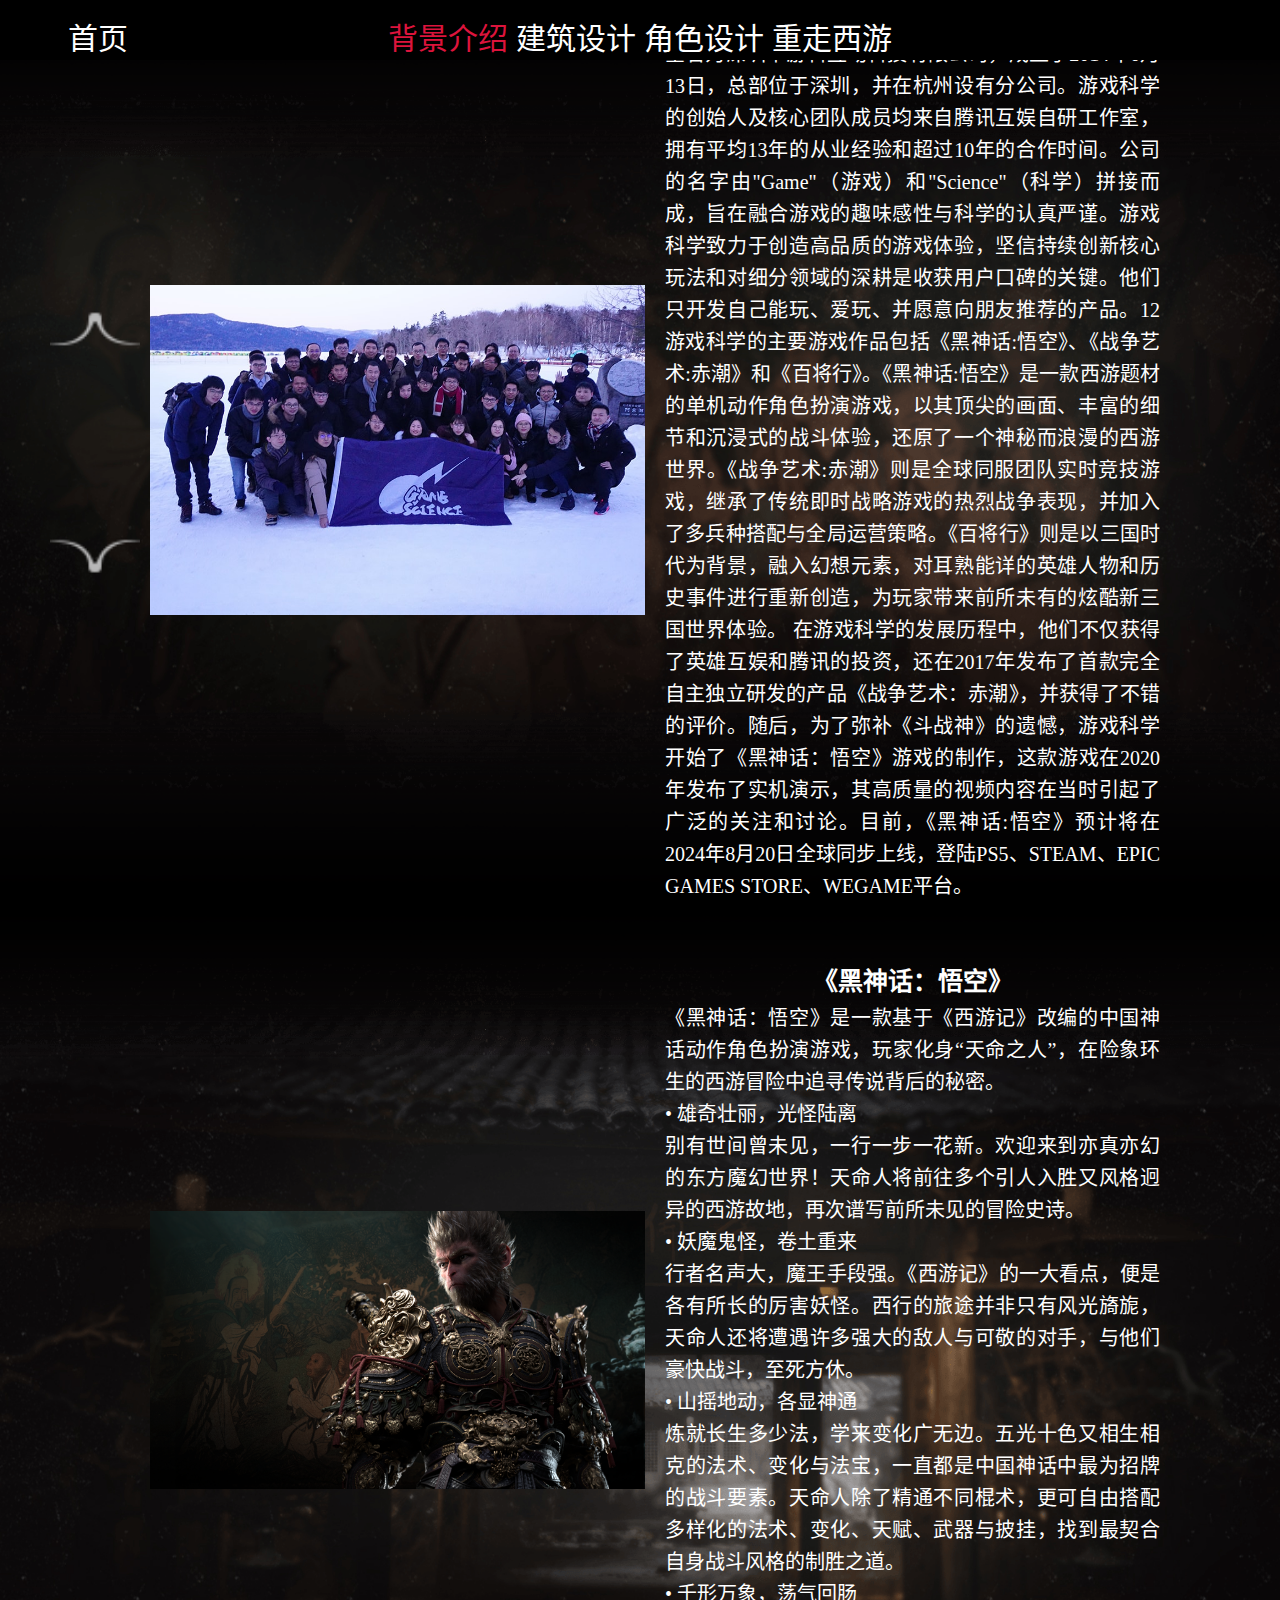
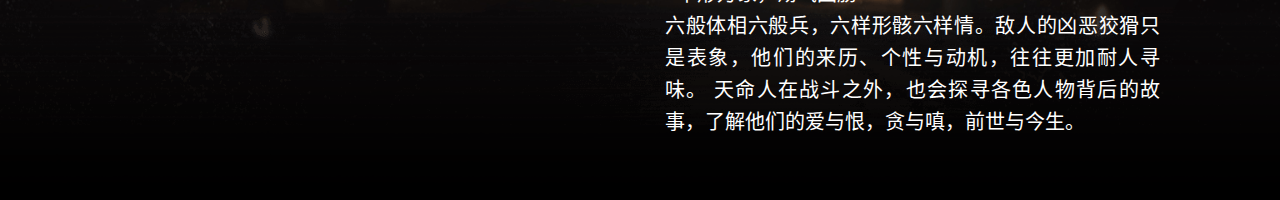
<file: background.html>
<!DOCTYPE html>
<html lang="zh-CN">
<head>
<meta charset="UTF-8">
<meta name="viewport" content="width=device-width, initial-scale=1.0">
<title>背景介绍</title>
<link rel=icon href="./img/favicon.ico">
		<link rel="stylesheet" href="./css/backgroundStyles.css">

</head>
<body>
  <header>
		<a class="daohang" href="index2.html" target="_self" style="left:5%">首页</a>
		<a class="daohang" href="background.html" target="_self" style="left: 30%; color: crimson;">背景介绍</a>
	        <a class="daohang" href="meishu.html" target="_self" style="left: 40%;">建筑设计</a>
            	<a class="daohang" href="juese.html" target="_self" style="left: 50%;">角色设计</a>
	        <a class="daohang" href="czxy.html" target="_self" style="left: 60%;">重走西游</a>
	</header>
<div class="content">
    <!-- 按钮栏 -->
    <div class="sidebar">
        <button onclick="scrollToSection('.section1')"></button>
        <button onclick="scrollToSection('.section2')"></button>
    </div>
    <!-- 第一部分 -->
    <div class="section1">
      <div class="contentSection1">
        <div class="image">
            <img src="./img/page4_bg3_3.jpg" alt="Image Description" width="900" height="600">
        </div>
        <div class="text">
            <p><span style="display: block; text-align: center;font-weight: bold;font-size: 25px">游戏科学</span></p>
              <p style="font-size: 20px">全名为深圳市游科互动科技有限公司，成立于2014年6月13日，总部位于深圳，并在杭州设有分公司。游戏科学的创始人及核心团队成员均来自腾讯互娱自研工作室，拥有平均13年的从业经验和超过10年的合作时间。公司的名字由"Game"（游戏）和"Science"（科学）拼接而成，旨在融合游戏的趣味感性与科学的认真严谨。游戏科学致力于创造高品质的游戏体验，坚信持续创新核心玩法和对细分领域的深耕是收获用户口碑的关键。他们只开发自己能玩、爱玩、并愿意向朋友推荐的产品。12

                游戏科学的主要游戏作品包括《黑神话:悟空》、《战争艺术:赤潮》和《百将行》。《黑神话:悟空》是一款西游题材的单机动作角色扮演游戏，以其顶尖的画面、丰富的细节和沉浸式的战斗体验，还原了一个神秘而浪漫的西游世界。《战争艺术:赤潮》则是全球同服团队实时竞技游戏，继承了传统即时战略游戏的热烈战争表现，并加入了多兵种搭配与全局运营策略。《百将行》则是以三国时代为背景，融入幻想元素，对耳熟能详的英雄人物和历史事件进行重新创造，为玩家带来前所未有的炫酷新三国世界体验。
                
                在游戏科学的发展历程中，他们不仅获得了英雄互娱和腾讯的投资，还在2017年发布了首款完全自主独立研发的产品《战争艺术：赤潮》，并获得了不错的评价。随后，为了弥补《斗战神》的遗憾，游戏科学开始了《黑神话：悟空》游戏的制作，这款游戏在2020年发布了实机演示，其高质量的视频内容在当时引起了广泛的关注和讨论。目前，《黑神话:悟空》预计将在2024年8月20日全球同步上线，登陆PS5、STEAM、EPIC GAMES STORE、WEGAME平台。</p>
        </div>
    </div>
    </div>
    <!-- 第二部分 -->
    <div class="section2">
      <div class="contentSection1">
        <div class="image">
            <img src="./img/10002.png" alt="Image Description" width="900" height="600">
        </div>
        <div class="text">
            <p><span style="display: block; text-align: center;font-weight: bold;font-size: 25px">《黑神话：悟空》</span></p>
              <p style="font-size: 20px">《黑神话：悟空》是一款基于《西游记》改编的中国神话动作角色扮演游戏，玩家化身“天命之人”，在险象环生的西游冒险中追寻传说背后的秘密。<br>
                • 雄奇壮丽，光怪陆离<br>
                别有世间曾未见，一行一步一花新。欢迎来到亦真亦幻的东方魔幻世界！天命人将前往多个引人入胜又风格迥异的西游故地，再次谱写前所未见的冒险史诗。<br>
                • 妖魔鬼怪，卷土重来<br>
                行者名声大，魔王手段强。《西游记》的一大看点，便是各有所长的厉害妖怪。西行的旅途并非只有风光旖旎，天命人还将遭遇许多强大的敌人与可敬的对手，与他们豪快战斗，至死方休。<br>
                • 山摇地动，各显神通<br>
                炼就长生多少法，学来变化广无边。五光十色又相生相克的法术、变化与法宝，一直都是中国神话中最为招牌的战斗要素。天命人除了精通不同棍术，更可自由搭配多样化的法术、变化、天赋、武器与披挂，找到最契合自身战斗风格的制胜之道。<br>
                • 千形万象，荡气回肠<br>
                六般体相六般兵，六样形骸六样情。敌人的凶恶狡猾只是表象，他们的来历、个性与动机，往往更加耐人寻味。
                天命人在战斗之外，也会探寻各色人物背后的故事，了解他们的爱与恨，贪与嗔，前世与今生。</p>
        </div>
    </div>
    </div>
</div>

<script src="./js/backgroundScripts.js"></script>

</body>
</html>
</file>
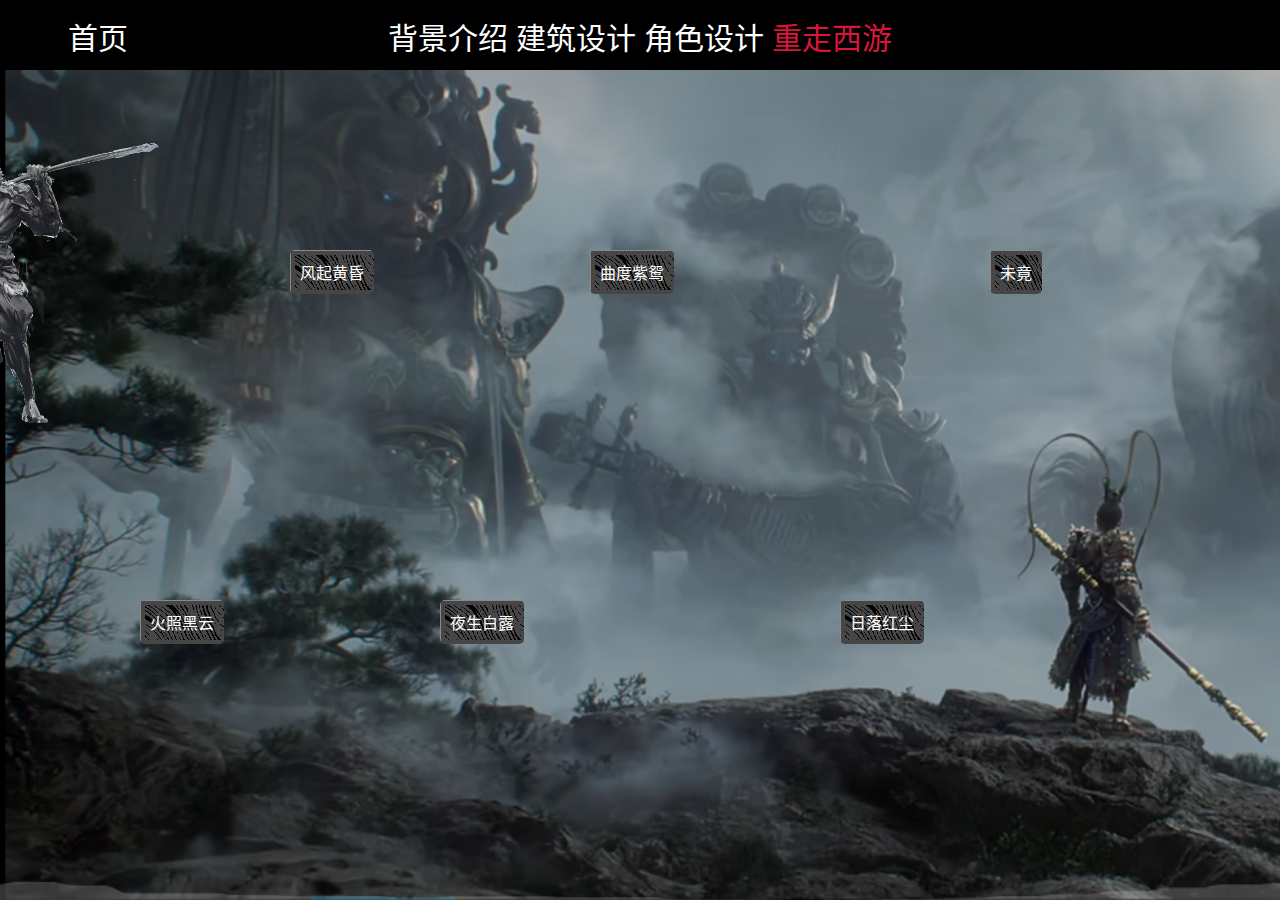
<file: czxy.html>
<!DOCTYPE html>
<html lang="zh-CN">
<head>
    <meta charset="UTF-8">
    <meta name="viewport" content="width=device-width, initial-scale=1.0">
    <title>黑神话：悟空 剧情介绍</title>
	<link rel=icon href="./img/favicon.ico">
    <link rel="stylesheet" href="czxy.css">
</head>
<body>
	<header>
		<a class="daohang" href="index2.html" target="_self" style="left:5%">首页</a>
		<a class="daohang" href="background.html" target="_self" style="left: 30%;">背景介绍</a>
	        <a class="daohang" href="meishu.html" target="_self" style="left: 40%;">建筑设计</a>
            	<a class="daohang" href="juese.html" target="_self" style="left: 50%;">角色设计</a>
	        <a class="daohang" href="czxy.html" target="_self" style="left: 60%; color: crimson;">重走西游</a>
	</header>
    <div id="container">
        <div id="character"></div>
        <div class="button" style="left: 0px; top: 350px;" onclick="showText(this, 0)">火照黑云</div>
        <div class="button" style="left: 150px; top: 0px;" onclick="showText(this, 1)">风起黄昏</div>
        <div class="button" style="left: 300px; top: 350px;" onclick="showText(this, 2)">夜生白露</div>
        <div class="button" style="left: 450px; top: 0px;" onclick="showText(this, 3)">曲度紫鸳</div>
		<div class="button" style="left: 700px; top: 350px;" onclick="showText(this, 4)">日落红尘</div>
		<div class="button" style="left: 850px; top: 0px;" onclick="showText(this, 5)">未竟</div>
		
        <div id="popup" class="hidden">
            <p id="popup-text""></p>
            <button onclick="hideText()">关闭</button>
        </div>
    </div>
    <script src="czxy.js"></script>
</body>
</html>
</file>
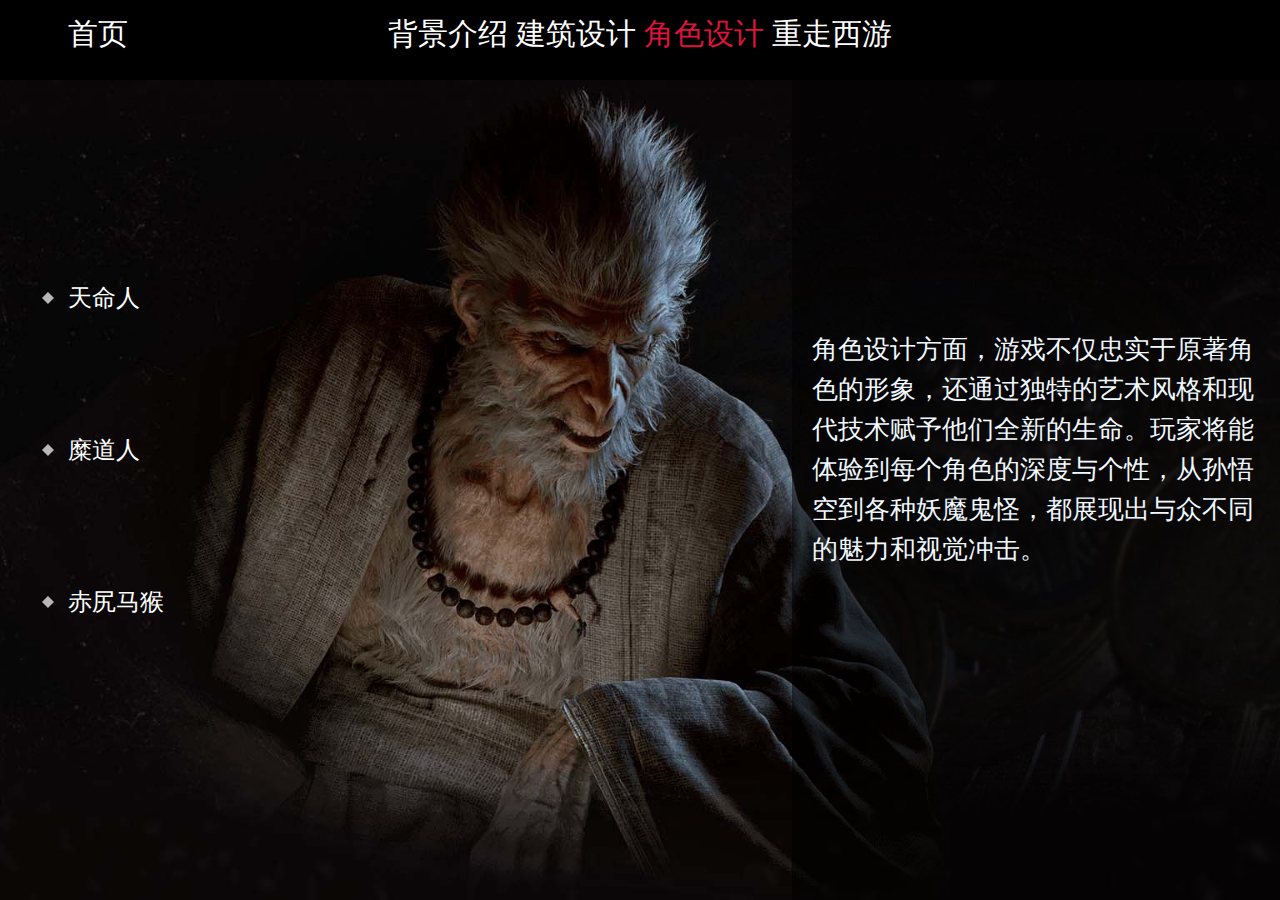
<file: juese.html>
<!DOCTYPE html>
<html>
<head>
	<meta charset="UTF-8">
	<meta http-equiv="X-UA-Compatible" content="IE=edge">
	<meta name="viewport" content="width=device-width, initial-scale=1.0">
	<title>黑神话：悟空</title>
	<link rel=icon href="./img/favicon.ico">
	<link rel="stylesheet" href="styles_juese.css">
</head>
<body>
	<header>
		<a class="daohang" href="index2.html" target="_self" style="left:5%">首页</a>
		<a class="daohang" href="background.html" target="_self" style="left: 30%;">背景介绍</a>
	        <a class="daohang" href="meishu.html" target="_self" style="left: 40%;">建筑设计</a>
            	<a class="daohang" href="juese.html" target="_self" style="left: 50%;color: crimson;">角色设计</a>
	        <a class="daohang" href="czxy.html" target="_self" style="left: 60%; ">重走西游</a>
	</header>
	<div class="container">
		<div class="sidebar">
			<button onclick="changeContent(1)">
				<img class="default-img" src="./img/nav_df.png" alt="按钮1默认图片">
				<img class="hover-img" src="./img/nav_hover.png" alt="按钮1悬停图片">
				<span>天命人</span>
			</button>
			<button onclick="changeContent(2)">
				<img class="default-img" src="./img/nav_df.png" alt="按钮2默认图片">
				<img class="hover-img" src="./img/nav_hover.png" alt="按钮2悬停图片">
				<span>糜道人</span>
			</button>
			<button onclick="changeContent(3)">
				<img class="default-img" src="./img/nav_df.png" alt="按钮3默认图片">
				<img class="hover-img" src="./img/nav_hover.png" alt="按钮3悬停图片">
				<span>赤尻马猴</span>
			</button>
		</div>
		<div class="main-content"></div>
		<div class="text-content">
			<p id="text" style="color: aliceblue;">角色设计方面，游戏不仅忠实于原著角色的形象，还通过独特的艺术风格和现代技术赋予他们全新的生命。玩家将能体验到每个角色的深度与个性，从孙悟空到各种妖魔鬼怪，都展现出与众不同的魅力和视觉冲击。</p>
		</div>
	</div>
	<script src="scripts_juese.js"></script>
</body>
</html>
</file>
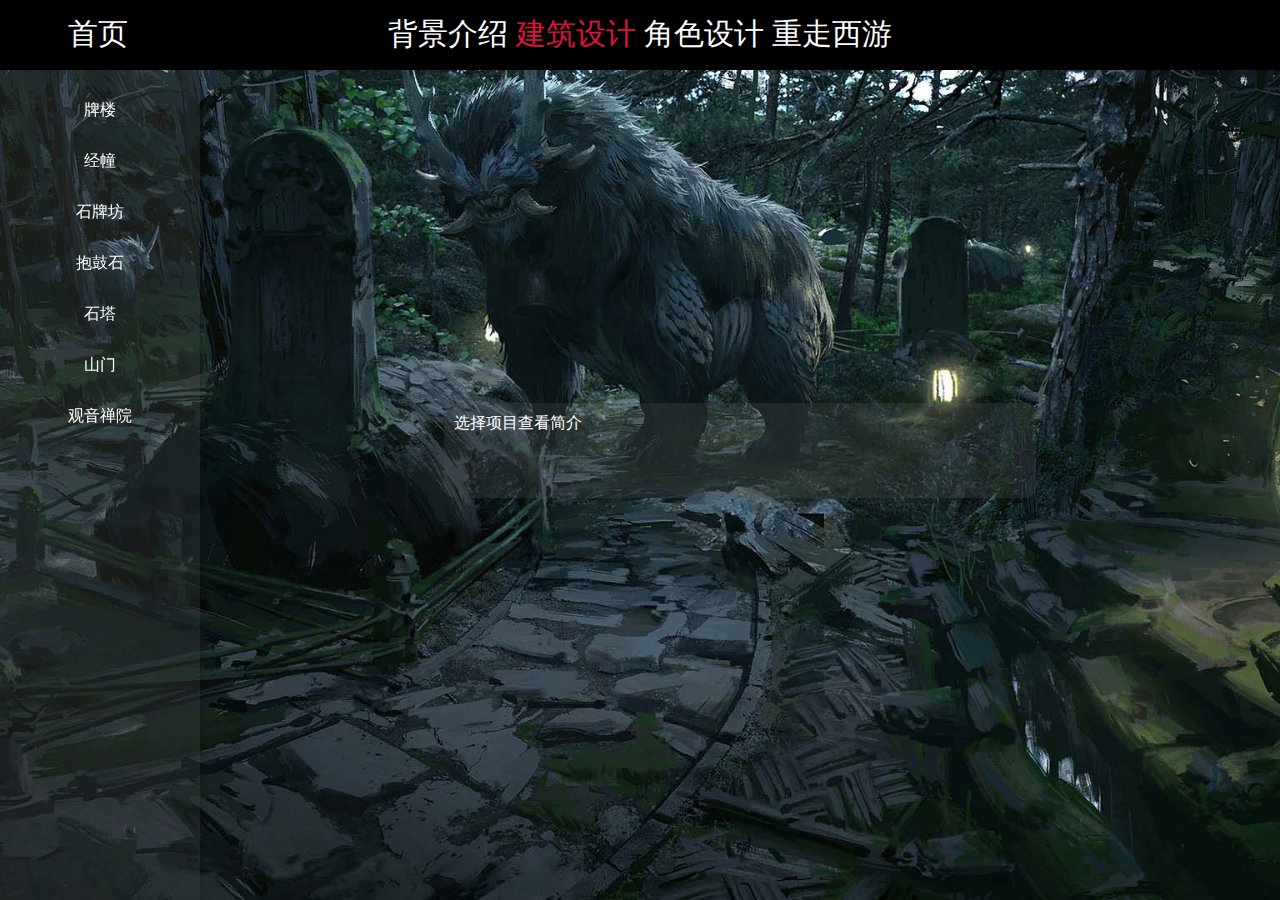
<file: meishu.html>
<!DOCTYPE html>
<html lang="zh">
<head>
    <meta charset="UTF-8">
    <meta name="viewport" content="width=device-width, initial-scale=1.0">
	<link rel=icon href="./img/favicon.ico">
    <title>场景设计</title>
    <style>
        body {
            font-family: Arial, sans-serif;
            display: flex;
            margin: 0;
            padding: 0;
            height: 100vh;
            overflow: hidden;
			background: url('./img/Concept_heifenshan3.jpg') no-repeat center center fixed;
			background-size: cover;
        }
        header {
            position: fixed;
            top: 0;
            left: 0;
            right: 0;
            height: 50px;
            z-index: 1;
            background-color: #000000;
            background-size: cover;
            color: #fff;
            padding: 10px 20px;
        }
        
        .daohang {
            position: absolute;
            z-index: 0;
            display: block;
            font-weight: normal;
            font-size: 30px;
            color: #FFFFFF;
            font-family: "楷体";
            text-align: center;
            padding: 4px;
            text-decoration: none;
        }
        
        .daohang:hover {
            color: crimson;
        }
        .sidebar {
            width: 200px;
            background-color: rgba(67, 67, 67, 0.3); /* Semi-transparent background for sidebar */
            box-shadow: 2px 0 5px rgba(0,0,0,0.1);
            padding: 20px 0;
            text-align: center;
            z-index: 1; /* Ensure sidebar is above the overlay */
            position: relative; /* Needed for z-index to work */
			margin-top: 70px; 
        }

        .sidebar a {
            display: block;
            padding: 10px 15px;
            text-decoration: none;
            color: white; 
            margin-bottom: 10px;
        }
		.sidebar a.active {
		    background-color: rgba(100, 100, 100, 0.5); /* 选中项的背景色 */
		    transform: scale(1); /* 不缩小，保持原样 */
		}

        .content {
            flex: 1;
            padding: 20px;
            display: flex;
            flex-direction: column;
            align-items: center;
            justify-content: center;
        }

         .image-box {
            display: none; /* Initially hide all image boxes */
            position: relative;
            width: 85%;
            height: 75%;
            background-color: #ddd;
            margin-bottom: 20px;
            overflow: hidden; /* Ensure images don't overflow */
        }
         
        .image-box.active {
            display: block; /* Show only the active image box */
        }
        
        .image-box img {
            width: 100%;
            height: 100%;
            object-fit: cover; /* Cover the entire space */
            display: block; /* Remove extra space */
            position: absolute; /* Position images within their container */
            top: 0;
            left: 0;
        }
        
        .text-box {
            width: 55%;
            height: 75px;
            background-color: rgba(81, 81, 81, 0.3);
            padding: 10px;
            text-align: left;
            overflow-y: auto;
			color: white;
			border-radius: 10px; 
        }
        
        .nav-buttons {
            position: absolute;
            top: 50%;
            transform: translateY(-50%);
            width: 100%;
            display: flex;
            justify-content: space-between;
            z-index: 1; /* Ensure buttons are above images */
        }
        
        .nav-buttons button {
            background: rgba(0, 0, 0, 0.5);
            color: white;
            border: none;
            padding: 10px 15px;
            cursor: pointer;
        }
    </style>
</head>
<body>
	<header>
	        <a class="daohang" href="index2.html" target="_self" style="left:5%">首页</a>
			<a class="daohang" href="background.html" target="_self" style="left: 30%;">背景介绍</a>
			<a class="daohang" href="meishu.html" target="_self" style="left: 40%; color: crimson;">建筑设计</a>
	        <a class="daohang" href="juese.html" target="_self" style="left: 50%;">角色设计</a>
	        <a class="daohang" href="czxy.html" target="_self" style="left: 60%;">重走西游</a>
	    </header>
    <div class="sidebar">
        
        <a href="#item1">牌楼</a>
        <a href="#item2">经幢</a>
        <a href="#item3">石牌坊</a>
		<a href="#item4">抱鼓石</a>
		<a href="#item5">石塔</a>
		<a href="#item6">山门</a>
		<a href="#item7">观音禅院</a>
    </div>
    <div class="content">
        <div id="item1" class="image-box">
            <div class="nav-buttons">
                <button onclick="prevImage('item1')">＜</button>
                <button onclick="nextImage('item1')">＞</button>
            </div>
			<img src="./img/牌楼1.PNG" alt="牌楼1">
			<img src="./img/牌楼截图.png" alt="牌楼截图">
        </div>
        <div id="item2" class="image-box">
            <div class="nav-buttons">
                <button onclick="prevImage('item2')">＜</button>
                <button onclick="nextImage('item2')">＞</button>
            </div>
            <img src="./img/经幢1.PNG" alt="经幢1">
            <img src="./img/经幢截图.png" alt="经幢截图">
        </div>
        <div id="item3" class="image-box">
            <div class="nav-buttons">
                <button onclick="prevImage('item3')">＜</button>
                <button onclick="nextImage('item3')">＞</button>
            </div>
            <img src="./img/石牌坊2.PNG" alt="石牌坊2">
			<img src="./img/石牌坊截图.png" alt="石牌坊截图">
        </div>
		<div id="item4" class="image-box">
		    <div class="nav-buttons">
		        <button onclick="prevImage('item4')">＜</button>
		        <button onclick="nextImage('item4')">＞</button>
		    </div>
		    <img src="./img/抱鼓石2.PNG" alt="抱鼓石2">
			<img src="./img/抱鼓石截图.png" alt="抱鼓石截图">
		</div>
		<div id="item5" class="image-box">
		    <div class="nav-buttons">
		        <button onclick="prevImage('item5')">＜</button>
		        <button onclick="nextImage('item5')">＞</button>
		    </div>
		    <img src="./img/石塔1.png" alt="石塔1">
		    <img src="./img/石塔截图.png" alt="石塔截图">
		</div>
		<div id="item6" class="image-box">
		    <div class="nav-buttons">
		        <button onclick="prevImage('item6')">＜</button>
		        <button onclick="nextImage('item6')">＞</button>
		    </div>
		    <img src="./img/山门2.PNG" alt="山门2">
		    <img src="./img/山门截图.png" alt="山门截图">
		</div>
		<div id="item7" class="image-box">
		    <div class="nav-buttons">
		        <button onclick="prevImage('item7')">＜</button>
		        <button onclick="nextImage('item7')">＞</button>
		    </div>
		    <img src="./img/六胜塔.png" alt="六胜塔">
			<img src="./img/火烧观音禅院截图.png" alt="火烧观音禅院截图">
		</div>
        <div class="text-box" id="text-box">
            选择项目查看简介
        </div>
    </div>

    <script>
        document.querySelectorAll('.sidebar a').forEach(anchor => {
            anchor.addEventListener('click', function(e) {
                e.preventDefault();
                let itemId = this.getAttribute('href').substring(1);
                let imageBoxes = document.querySelectorAll('.image-box');
                let textBox = document.getElementById('text-box');

                // Hide all image boxes
                imageBoxes.forEach(box => {
                    box.style.display = 'none';
                });

                // Show corresponding image box
                document.getElementById(itemId).style.display = 'block';

                // Update text box content
                switch (itemId) {
                    case 'item1':
                        textBox.textContent = '与牌坊类似，来源于春秋时代的衡门，早期有纪念成就达成的功能，后被作为入口元素构建，也有如日本鸟居的演变。游戏内牌楼上的彩绘为中唐敦煌壁画159窟文殊变与普贤变同款，典型的佛教壁画，突出此处的宗教性质。';
                        break;
                    case 'item2':
                        textBox.textContent = '一种具有纪念意义的宗教建筑元素，最早建于公元7世纪后半期的中原地区，盛行于唐宋时期，以后转衰，但到明清时期仍有雕造，一般分为幢座、幢身、幢顶三部分，置于大道寺院等地。游戏内经幢造型比较像山西五台山佛光寺东大殿的唐乾符经幢。';
                        break;
                    case 'item3':
                        textBox.textContent = '整体结构由两根柱子、一个开间和一个屋檐组成，两门柱上有明显的松树雕刻纹样，取自原著中黑风山黑松林的描述。这类石牌坊十分稀有，仅有元代的庙沟后和宋朝的横省石牌坊';
                        break;
                    case 'item4':
                        textBox.textContent = '抱鼓一样的石头，也叫石鼓，在我国传统民居的大门口非常常见，属于门枕石的一种，结构上能起到稳定大门的作用，成语“门当户对”中的门当原指的就是大宅门前的一对抱鼓石，因为鼓声宏阔威严，厉如雷霆，被老百姓认为能够辟邪所以民间广泛用石鼓来当“门当”。游戏中黑风山的一对抱鼓石比大户人家狮子林的还要大了几圈，造型更加张扬，暗示禅院的不正常。';
                        break;
                    case 'item5':
                        textBox.textContent = '类似金陵栖霞寺舍利塔，该塔位于江苏省南京市栖霞区栖霞山麓的栖霞寺东，是中国五代时期的佛教石塔，其整体结构紧凑，雕饰华美，塔八角五檐，高15米，是研究南唐建筑的重要实物，中国佛塔艺术的精品之作，也是南方少见的密檐式塔。';
                        break;
                    case 'item6':
                        textBox.textContent = '中间叫做空门，左边为无相门，右边为无作门，一般人进入寺院应该走两侧门，中间的空门是出家人走，即“遁入空门”之意。';
                        break;
                    case 'item7':
                        textBox.textContent = '原型为泉州六胜塔，又称为万寿塔，是一个比较典型的元代建筑物，塔为花岗石仿木结构楼阁式建筑，八角五级，每级由塔心外壁回廊组成，有券顶门、方龛各四个，全塔雕覆金刚力士像80尊塔盖八角翘脊，各雕做佛一尊，中石叠小塔状，上置金刚宝箧式塔刹。';
                        break;
                    default:
                        textBox.textContent = '选择项目查看简介';
                }
				document.querySelectorAll('.sidebar a').forEach(link => {
				            link.classList.remove('active'); // 移除所有链接的 active 类
				});
				this.classList.add('active'); // 将当前链接添加 active 类
            });
        });

        // Handle back button click
        document.querySelector('.back-button').addEventListener('click', function(e) {
                e.preventDefault();
                window.history.back(); // Go back to the previous page
            });
		 // Function to show previous image
		        function prevImage(itemId) {
		            let currentBox = document.getElementById(itemId);
		            let images = currentBox.querySelectorAll('img');
		            let lastImage = images[images.length - 1];
		            currentBox.insertBefore(lastImage, images[0]);
		        }
		
		        // Function to show next image
		        function nextImage(itemId) {
		            let currentBox = document.getElementById(itemId);
		            let images = currentBox.querySelectorAll('img');
		            let firstImage = images[0];
		            currentBox.appendChild(firstImage);
		        }
    </script>
</body>
</html>
</file>
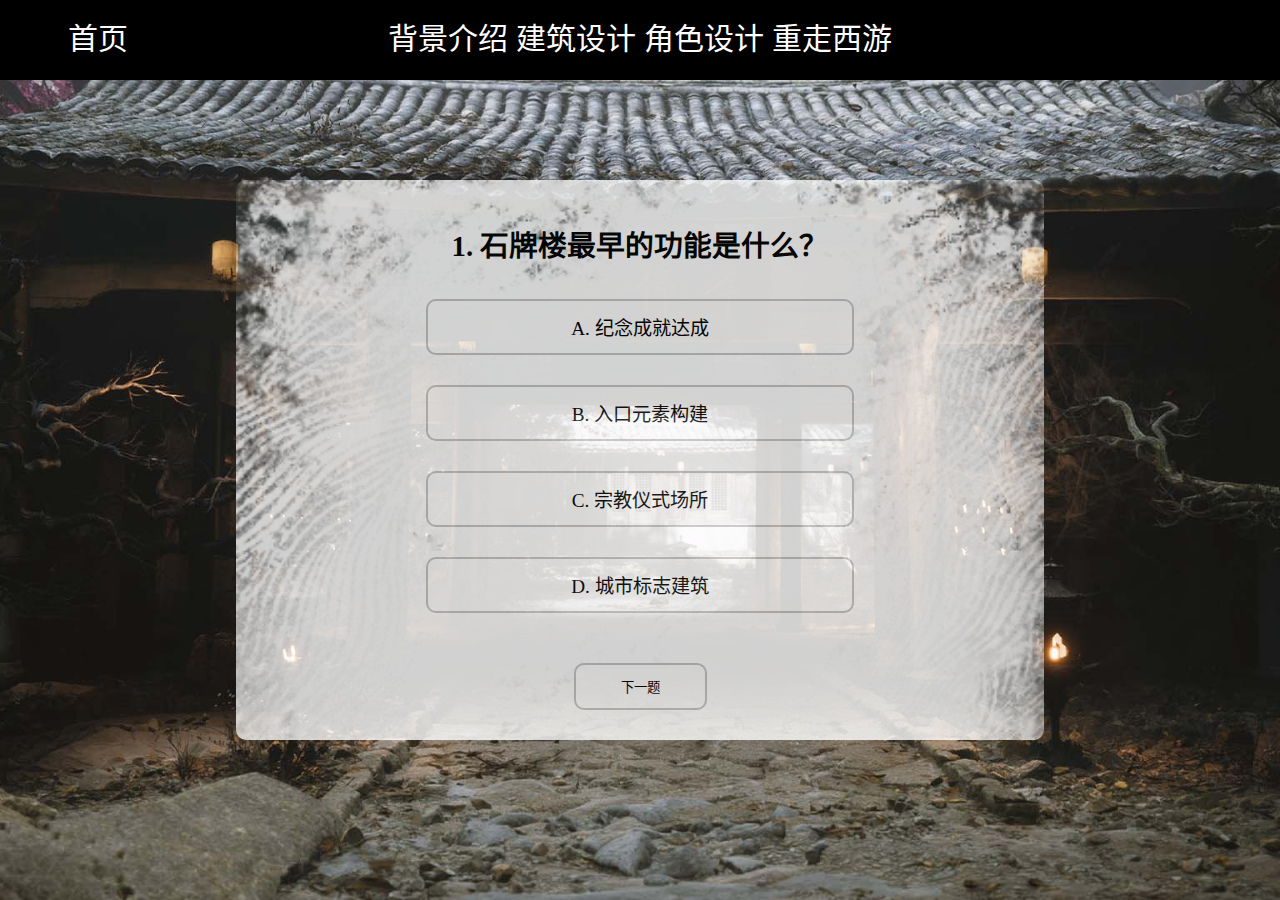
<file: test.html>
<!DOCTYPE html>
<html lang="zh-CN">

<head>
    <meta charset="UTF-8">
    <meta name="viewport" content="width=device-width, initial-scale=1.0">
    <title>文化知识小测验</title>
    <link rel="icon" href="./img/favicon.ico">
    <link rel="stylesheet" href="./css/test.css">
</head>

<body>
    <header>
        <a class="daohang" href="index2.html" target="_self" style="left:5%">首页</a>
		<a class="daohang" href="background.html" target="_self" style="left: 30%;">背景介绍</a>
	        <a class="daohang" href="meishu.html" target="_self" style="left: 40%;">建筑设计</a>
            	<a class="daohang" href="juese.html" target="_self" style="left: 50%;">角色设计</a>
	        <a class="daohang" href="czxy.html" target="_self" style="left: 60%; ">重走西游</a>
    </header>
    <div class="question-box">
        <div class="question-content">
            
        </div>
        <div class="navigation-buttons">
            <button class="option prev-btn" onclick="prevQuestion()">上一题</button>
            <button class="option next-btn" onclick="nextQuestion()">下一题</button>
        </div>
    </div>

    <script src="./js/test.js">
        
    </script>
</body>

</html>
</file>
<file: css/backgroundStyles.css>
/* 整体布局 */
body, html {
    margin: 0;
    padding: 0;
    height: 100%;
    font-family: Arial, sans-serif;
   background-color: #000000;
}
/* 第一部分内容 */
.contentSection1{
  margin: 0px 100px 0px 150px;
  display: flex;
  justify-content: center;
  align-items: center;
  height: 100vh;
}
/* 第二部分内容 */
.contentSection2{
  margin: 0px 100px 0px 150px;
  display: flex;
  justify-content: center;
  align-items: center;
  height: 100vh;
}
.image {
flex: 1;
text-align: center;
}

.image img {
display: block;
max-width: 100%;
height: auto;
margin: 0 auto; /* 居中显示图片 */
}

.text {
flex: 1;
padding: 0 20px; /* 右侧文字与图片对齐时的间距 */
color: #fff;
font-family: "楷体";
}

.text p {
text-align: justify;
line-height: 1.6;
}

@media (max-width: 768px) {
.content {
    flex-direction: column;
}
.text {
    padding: 20px 0;
    text-align: center;
}
}



/* 页面内容部分 */
.content {
  height: 200vh; /* 两部分内容高度的总和 */
  overflow-y: hidden; /* 隐藏垂直滚动条 */
  scroll-behavior: smooth; /* 平滑滚动 */
}
/* 按钮样式 */
.sidebar {
    position: fixed;
    left: 50px;
    top: 50%;
    transform: translateY(-50%);
    display: flex;
    flex-direction: column;
    align-items: center;
    justify-content: center;
    z-index: 1; /* 按钮栏在最上层 */
}
.sidebar button:nth-child(1) {
width: 90px;
height: 90px;
margin-bottom: 60px;
background-image: url('../img/up.png'); /* 第一个按钮的背景图片路径 */
background-size: cover;
background-repeat: no-repeat;
border: none;
outline: none;
cursor: pointer;
background-color: transparent; 


}

.sidebar button:nth-child(2) {
width: 90px;
height: 90px;
margin-top: 60px;

background-image: url('../img/down.png'); /* 第二个按钮的背景图片路径 */
background-size: cover;
background-repeat: no-repeat;
border: none;
outline: none;
cursor: pointer;
background-color: transparent; 


}
/* 第一部分背景图 */
.section1 {
    height: 100vh;
    background-image: url('../img/10003.png'); /* 第一部分背景图片路径 */
    background-size: cover;
    background-position: center;
}
/* 第二部分背景图 */
.section2 {
    height: 100vh;
    background-image: url('../img/10004.png'); /* 第二部分背景图片路径 */
    background-size: cover;
    background-position: center;
}

* {
margin: 0;
padding: 0;
box-sizing: border-box;
}


header {
	position: fixed;
	top: 0;
	left: 0;
	right: 0;
	height: 60px;
	z-index: 1;
	background-color: #000000;
	background-size: cover;
	color: #fff;
	padding: 10px 20px;
}

.daohang {
	position: absolute;
	z-index: 0;
	display: block;
	font-weight: normal;
	font-size: 30px;
	color: #FFFFFF;
	font-family: "楷体";
	text-align: center;
	padding: 4px;
	text-decoration: none;
}

.daohang:hover {	
	color: crimson;
}
</file>
<file: czxy.css>
body {
    margin: 0;
    display: flex;
    justify-content: center;
    align-items: center;
    height: 100vh;
    background-image: url('img/backgroundMain.png');
	background-size: cover;
    transition: background-image 1s; 
}

header {
	position: fixed;
	top: 0;
	left: 0;
	right: 0;
	height: 50px;
	z-index: 1;
	background-color: #000000;
	background-size: cover;
	color: #fff;
	padding: 10px 20px;
}

.daohang {
	position: absolute;
	z-index: 0;
	display: block;
	font-weight: normal;
	font-size: 30px;
	color: #FFFFFF;
	font-family: "楷体";
	text-align: center;
	padding: 4px;
	text-decoration: none;
}

.daohang:hover {
	color: crimson;
}

#container {
    position: relative;
    width: 1000px;
    height: 400px;
}

#character {
    position: absolute;
    width: 300px;
    height: 300px;
	left: -28%;
	top: -30%;
    background: url('./img/Concept_wukong.png') no-repeat center center;
    background-size: contain;
    transition: left 1s, top 1s; 
}

.button {
    position: absolute;
    padding: 10px;
	background-image: url("img/news-more-btn.jpg");
    background-color: #007bff;
    color: white;
    cursor: pointer;
    border-radius: 5px;
    text-align: center;
	font-family: "楷体";
}

#popup {
    position: fixed;
    top: 50%;
    left: 50%;
    transform: translate(-50%, -50%);
    background-color: rgba(0, 0, 0, 0.5);
    padding: 20px;
    border: 1px solid #000000;
    box-shadow: 0 2px 10px rgba(0, 0, 0, 0.1);
    z-index: 1000;
}

#popup-text {
    color: white; 
	font-family: "楷体";
	font-size: 20px;
}

.hidden {
    display: none;
}
</file>
<file: styles_juese.css>
header {
	position: fixed;
	top: 0;
	left: 0;
	right: 0;
	height: 60px;
	z-index: 1;
	background-color: #000000;
	background-size: cover;
	color: #fff;
	padding: 10px 20px;
}

.daohang {
	position: absolute;
	z-index: 0;
	display: block;
	font-weight: normal;
	font-size: 30px;
	color: #FFFFFF;
	font-family: "楷体";
	text-align: center;
	padding: 4px;
	text-decoration: none;
}

.daohang:hover {	
	color: crimson;
}

body {
	margin: 0;
	padding: 0;
	background-size: cover;
	background-attachment: fixed;
	transition: background-image 0.5s ease-in-out;
	background-image: url('./img/img_bg_introduce_3.jpg');
}

.container {
	display: flex;
	height: 100vh;
}

.sidebar {
	width: 15%;
	display: flex;
	flex-direction: column;
	align-items: center;
	justify-content: center;
}

.sidebar button {
	margin: 50px;
	padding: 10px;
	color: white;
	border: none;
	cursor: pointer;
	font-family: "楷体";
	font-size: 24px;
	width: 80%;
	display: flex;
	align-items: center;
	justify-content: flex-start;
	background: none;
	position: relative;
	left: 20%;
}

.sidebar button:hover {
	background: none;
}


.sidebar button img {
	margin-right: 10px;
	position: absolute;
	transition: opacity 0.3s ease;
	left: -20%;
}

.sidebar button .default-img {
	opacity: 1;
	z-index: 1;
}

.sidebar button .hover-img {
	opacity: 0;
	z-index: 2;
}

.sidebar button:hover .hover-img {
	opacity: 1;
}

.sidebar button .clicked-img {
	opacity: 0;
	z-index: 3;
}

.sidebar button.clicked .clicked-img {
	opacity: 1;
}

.sidebar button.clicked .hover-img, .sidebar button.clicked .default-img {
	opacity: 1;
}

.main-content {
	flex: 1;
	display: flex;
	align-items: center;
	justify-content: center;
}

.text-content {
	width: 35%;
	padding: 20px;
	font-family: "楷体";
	line-height:40px;
	display: flex;
	align-items: center;
	justify-content: center;
	background:rgba(0, 0, 0	, 0.5);
}

.text-content p {
	font-size: 26px;
	color: #fff;
	opacity: 1;
}
</file>
<file: css/test.css>
body {
    margin: 0;
    padding: 0;
    background: url('../img/blackmyth_wukong_01.jpg') no-repeat center center fixed;
    background-size: cover;
    height: 100vh;
    display: flex;
    justify-content: center;
    align-items: center;
}

.question-box {
    padding: 20px;
    border-radius: 10px;
    width: 60%;
    text-align: center;
    background: url("../img/qsbox.png");
    background-size: cover;
    opacity: 0.8;
    font-family: "楷体";
    font-size: larger;
    margin-top: 20px;
}

h2 {
    margin-bottom: 20px;
}

.options {
    display: flex;
    flex-direction: column;
    align-items: center;
}

.option {
    margin: 15px 0;
    padding: 12px;
    border: 2px solid #c5c4c4;
    border-radius: 10px;
    cursor: pointer;
    width: 80%;
    max-width: 400px;
    transition: background-color 0.3s ease;
    background-color: #fff; /* 默认背景颜色 */
}

.option:hover {
    background-color: #f0f0f0; /* 鼠标悬停时的背景颜色 */
}

.option.selected {
    filter: brightness(1.2); /* 选中时的背景图片亮度调整 */
}

.navigation-buttons {
    margin-top: 20px;
    display: flex;
    justify-content: space-around;
}

.prev-btn,
.next-btn {
    padding: 12px;
    border: 2px solid #c5c4c4;
    border-radius: 10px;
    cursor: pointer;
    width: calc(80% / 3);
    max-width: 133px;
    transition: background-color 0.3s ease;
    background-color: #fff; /* 按钮的背景颜色 */
    margin-bottom: 10px;
}

.prev-btn:hover,
.next-btn:hover {
    background-color: #f0f0f0; /* 鼠标悬停时的背景颜色 */
}

header {
    position: fixed;
    top: 0;
    left: 0;
    right: 0;
    height: 60px;
    z-index: 1;
    background-color: #000000;
    background-size: cover;
    color: #fff;
    padding: 10px 20px;
}

.daohang {
    position: absolute;
    z-index: 0;
    display: block;
    font-weight: normal;
    font-size: 30px;
    color: #ffffff;
    font-family: "楷体";
    text-align: center;
    padding: 4px;
    text-decoration: none;
}

.daohang:hover {
    color: crimson;
}
.feedback {
    margin-top: 15px;
    font-size: larger;
    color: #ff0000;
}
</file>
